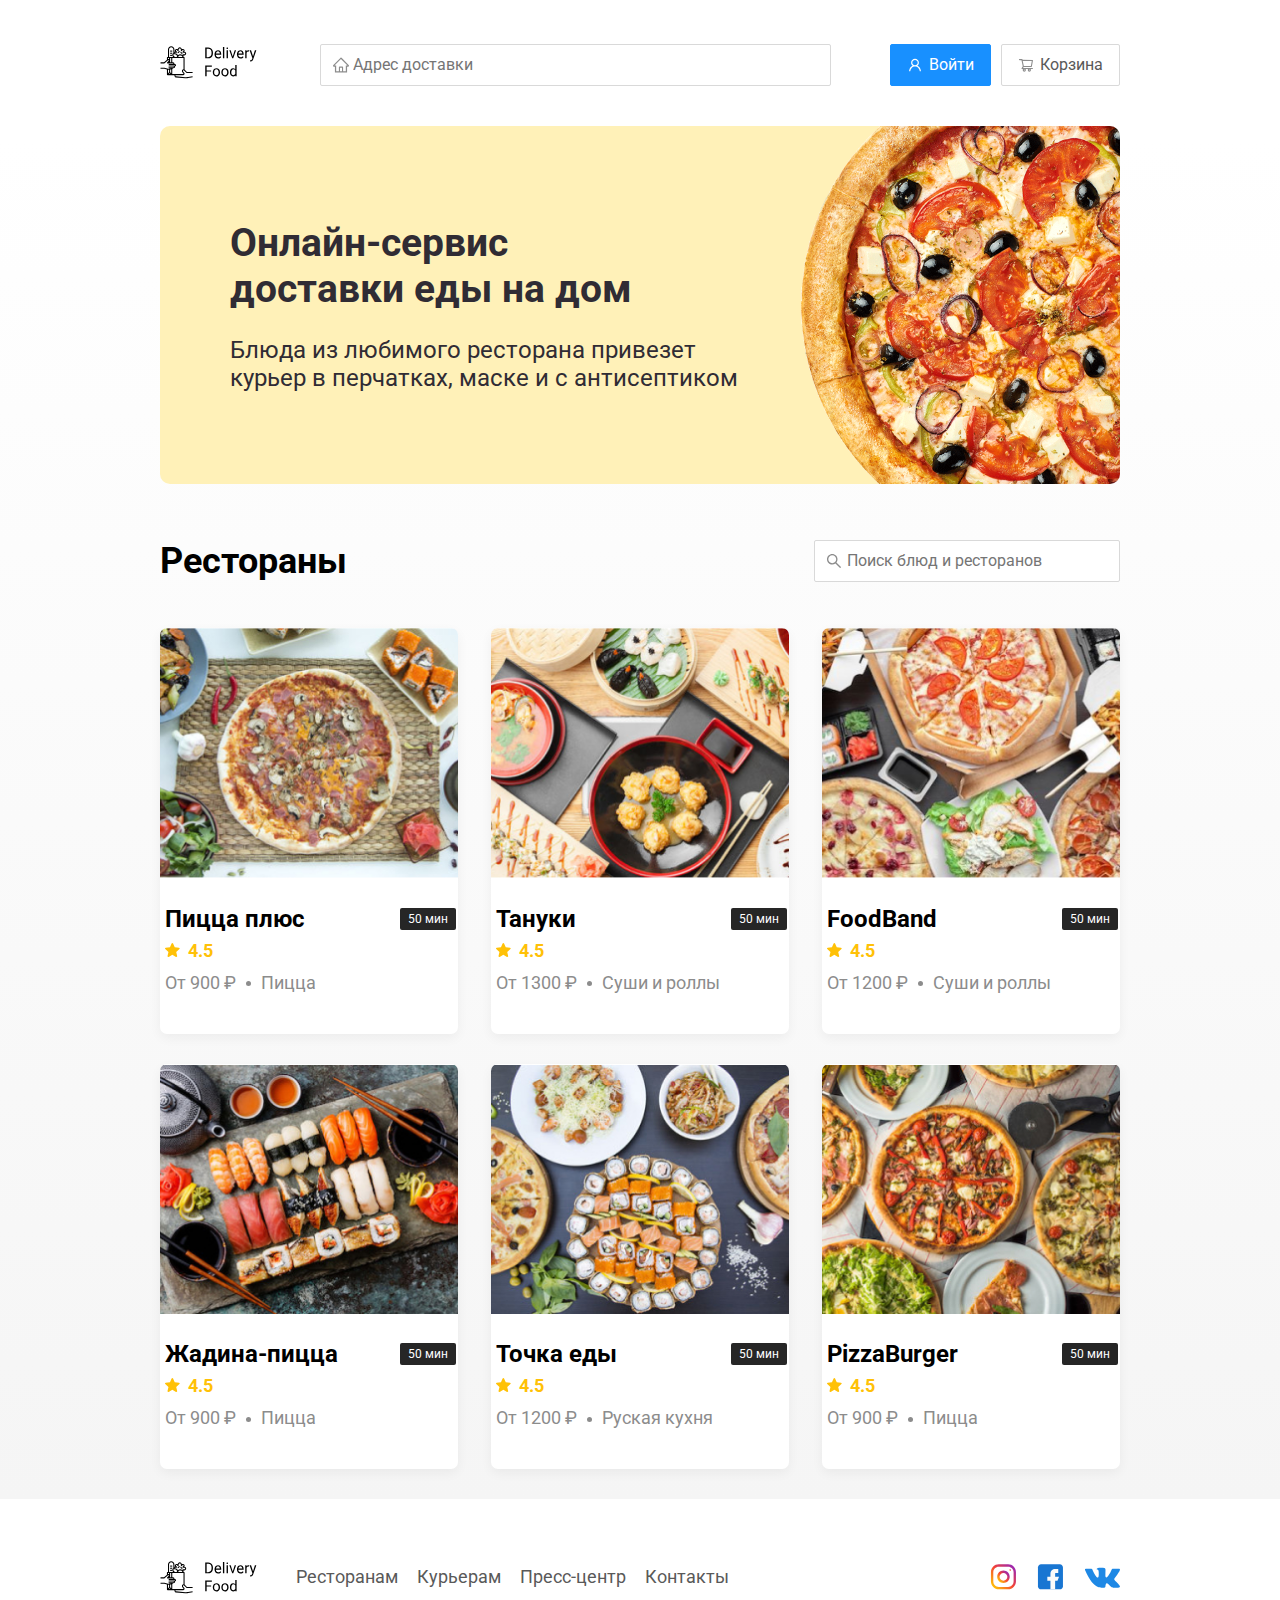
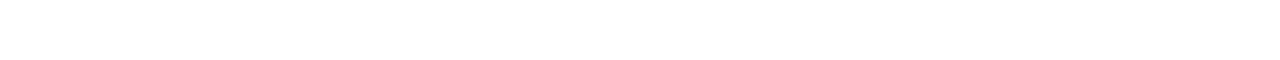
<file: index.html>
<!DOCTYPE html>
<html lang="ru">
<head>
    <meta charset="UTF-8">
    <meta name="viewport" content="width=device-width, initial-scale=1.0">
    <title>Delivery Food- доставка еды на дом</title>
    <link rel="stylesheet" href="css/style.css">
    <link
    rel="stylesheet"
    href="https://cdnjs.cloudflare.com/ajax/libs/animate.css/4.1.1/animate.min.css"
  />
    <link rel="stylesheet" href="css/normalize.css">
    <link href="https://fonts.googleapis.com/css2?family=Roboto:wght@400;500&display=swap" rel="stylesheet">
    
    
</head>

<body>
    <div class="container">
        <header class="header">
           <a href="index.html" class="logo"><img src="img\logo.svg" alt="logo" ></a>
         
            <!-- поисковая строка (поиск+ввод) place- место/holder - держать-->
            <input type="text" class="input input-address"             
            placeholder="Адрес доставки">
            <!-- кнопки -->
            <div class="buttons">
                <!-- кнопка Войти -->
                <button class="button button-primary">
                    <img src="img/user.svg" alt="user" class="button-icon">
                    <span class="button-text">Войти</span>
                </button>
                <!-- кнопка Корзина -->
                <button class="button button-card">
                    <img src="img/shoppihg-cart.svg" alt="shoppihg-cart" class="button-icon">
                <span class=button-text> Корзина</span>   
                </button>
            </div>
        </header>

    </div>  
   <!-- ./container -->  

   <!-- вырезал promo и restaurants и создал класс main что бы сформировать теневой градиент на странице и в него вставил вырезку -->
   <main class="main">
       <div class="container">
        <section class="promo">
            <h1 class="promo-title">Онлайн-сервис <br>доставки еды на дом</h1>
            <p class="promo-text">Блюда из любимого ресторана привезет курьер в перчатках, маске и с антисептиком</p>
        </section>
        <!-- /.promo -->
        
        <section class="restaurants">
           <div class="section-heading">
               <h2 class="section-title">Рестораны</h2>
               <input type="text" class="input input-search" placeholder="Поиск блюд и ресторанов">
           </div>
           <div class="cards">
               <a href="restaurant.html" class="card">
                   <img src="img/image.jpg" alt="image" class="card-image">
                   <div class="card-text">
                       <div class="card-heading">
                           <h3 class="card-title">Пицца плюс</h3>
                           <span class="card-tag tag">50 мин</span>                   
                       </div>
                       <!-- /.card-heading -->
                       <div class="card-info">
                           <div class="rating"> <img src="img/rating.svg" alt="rating" class="rating-star">4.5</div>
                           <div class="price">От 900 ₽</div>
                           <div class="category">Пицца </div>               
                        </div>
                       <!-- /.card-info -->
                   </div>
                   <!-- /.class-text -->
               </a>
               <!-- /.card -->
               
               <a href="restaurant.html" class="card">
                <img src="img/image1.jpg" alt="image" class="card-image">
                <div class="card-text">
                    <div class="card-heading">
                        <h3 class="card-title">Тануки </h3>
                        <span class="card-tag tag">50 мин</span>                   
                    </div>
                    <!-- /.card-heading -->
                    <div class="card-info">
                        <div class="rating"> <img src="img/rating.svg" alt="rating" class="rating-star">4.5</div>
                        <div class="price">От 1300 ₽</div>
                        <div class="category">Суши и роллы </div>               
                     </div>
                    <!-- /.card-info -->
                </div>
                <!-- /.class-text -->
            </a>
            <!-- /.card -->
        
            <a href="restaurant.html" class="card">
                <img src="img/image2.jpg" alt="image" class="card-image">
                <div class="card-text">
                    <div class="card-heading">
                        <h3 class="card-title">FoodBand</h3>
                        <span class="card-tag tag">50 мин</span>                   
                    </div>
                    <!-- /.card-heading -->
                    <div class="card-info">
                        <div class="rating"> <img src="img/rating.svg" alt="rating" class="rating-star">4.5</div>
                        <div class="price">От 1200 ₽</div>
                        <div class="category">Суши и роллы </div>               
                     </div>
                    <!-- /.card-info -->
                </div>
                <!-- /.class-text -->
            </a>
            <!-- /.card -->
        
            <a href="restaurant.html" class="card">
                <img src="img/image3.jpg" alt="image" class="card-image">
                <div class="card-text">
                    <div class="card-heading">
                        <h3 class="card-title">Жадина-пицца</h3>
                        <span class="card-tag tag">50 мин</span>                   
                    </div>
                    <!-- /.card-heading -->
                    <div class="card-info">
                        <div class="rating"> <img src="img/rating.svg" alt="rating" class="rating-star">4.5</div>
                        <div class="price">От 900 ₽</div>
                        <div class="category">Пицца </div>               
                     </div>
                    <!-- /.card-info -->
                </div>
                <!-- /.class-text -->
            </a>
            <!-- /.card -->
        
            <a href="restaurant.html" class="card">
                <img src="img/image4.jpg" alt="image" class="card-image">
                <div class="card-text">
                    <div class="card-heading">
                        <h3 class="card-title">Точка еды</h3>
                        <span class="card-tag tag">50 мин</span>                   
                    </div>
                    <!-- /.card-heading -->
                    <div class="card-info">
                        <div class="rating">         
                             <img src="img/rating.svg" alt="rating" class="rating-star">4.5</div>
                        <div class="price">От 1200 ₽</div>
                        <div class="category">Руская кухня </div>               
                     </div>
                    <!-- /.card-info -->
                </div>
                <!-- /.class-text -->
            </a>
            <!-- /.card -->
        
            <a href="restaurant.html" class="card">
                <img src="img/image5.jpg" alt="image" class="card-image">
                <div class="card-text">
                    <div class="card-heading">
                        <h3 class="card-title">PizzaBurger</h3>
                        <span class="card-tag tag">50 мин</span>                   
                    </div>
                    <!-- /.card-heading -->
                    <div class="card-info">
                        <div class="rating"> <img src="img/rating.svg" alt="rating" class="rating-star">4.5</div>
                        <div class="price">От 900 ₽</div>
                        <div class="category">Пицца </div>               
                     </div>
                    <!-- /.card-info -->
                </div>
                <!-- /.class-text -->
            </a>
            <!-- /.card -->
        
           </div>
           <!-- /.cards -->
        </section>
        <!-- /.restourants -->
       </div>
       <!-- /.container -->
   </main>

   <footer class="footer">
       <div class="container">
           <div class="footer-block">
            <a href="index.html" class="logo footer-logo"><img src="img\logo.svg" alt="logo" ></a>
               <nav class="footer-nav">
                   <a href="#" class="footer-link">Ресторанам </a>
                   <a href="#" class="footer-link">Курьерам</a>
                   <a href="#" class="footer-link">Пресс-центр</a>
                   <a href="#" class="footer-link">Контакты</a>
               </nav>
               <div class="social-links">
                   <a href="#" class="social-link"><img src="img/instagram.svg" alt="instagram"></a>
                   <a href="#" class="social-link"><img src="img/fb.svg" alt="fb"></a>
                   <a href="#" class="social-link"><img src="img/vk.svg" alt="vk"></a>
               </div>
               <!-- /.social-links -->
           </div>
           <!-- /.footer-block -->
       </div>
       <!-- /.container -->
   </footer>

</body>
</html>
</file>
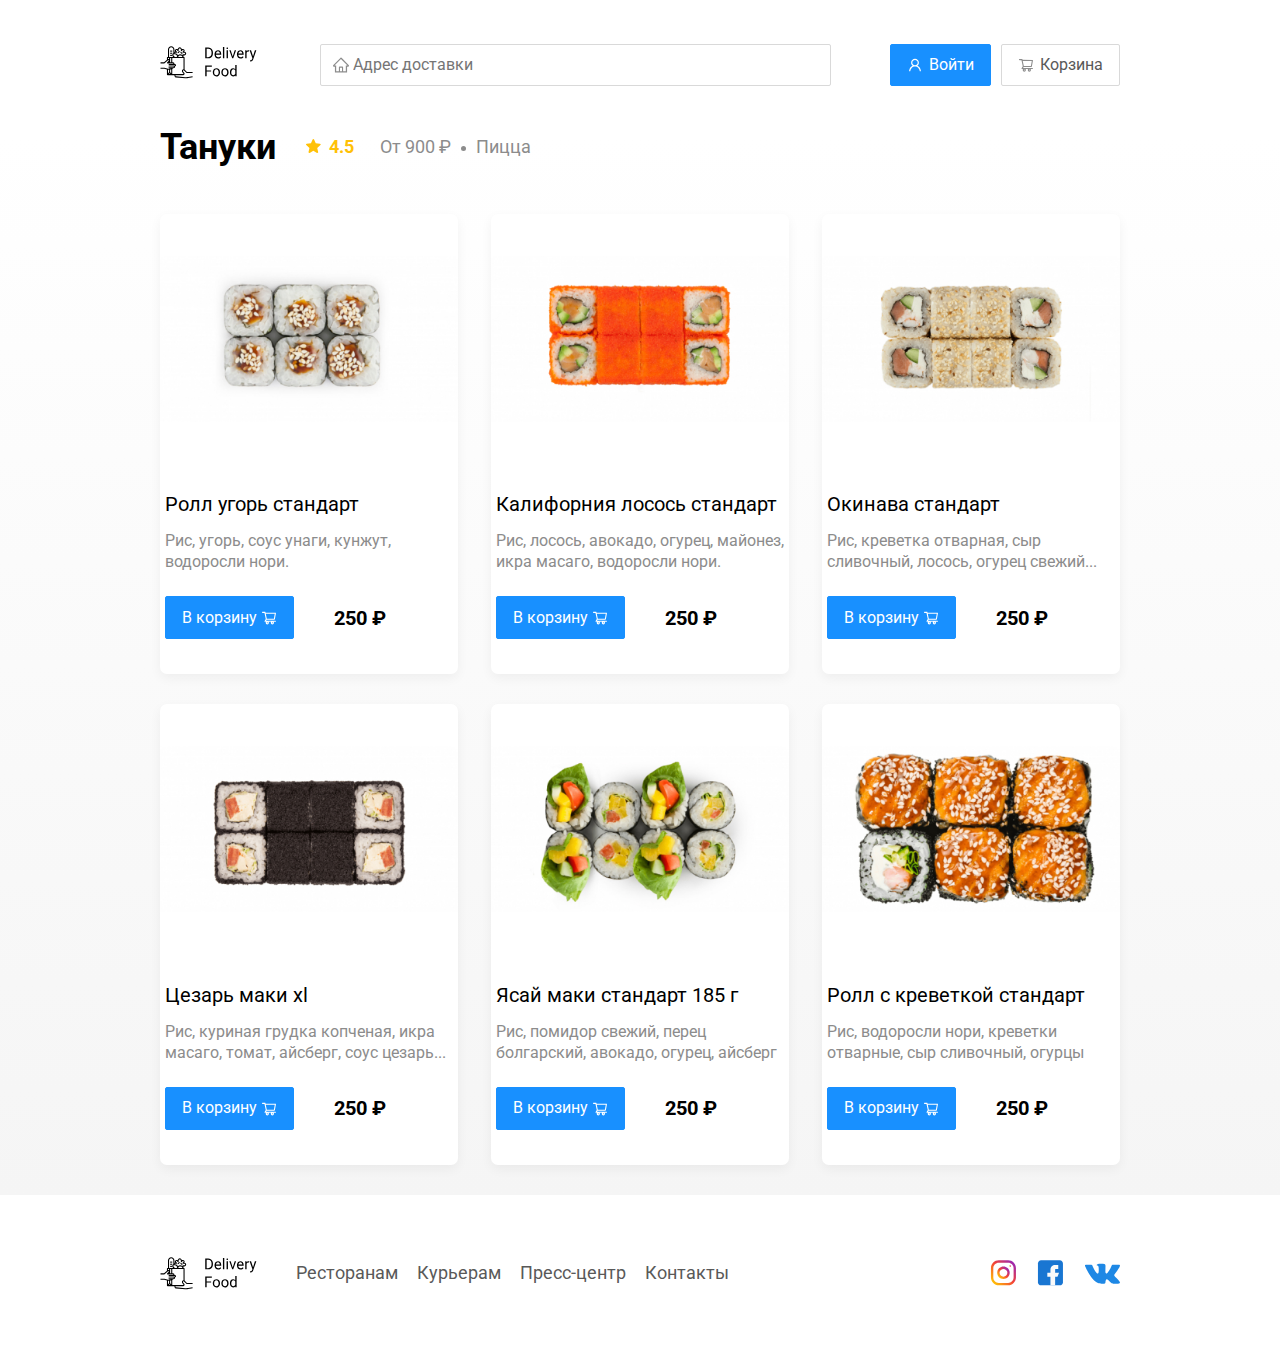
<file: restaurant.html>
<!DOCTYPE html>
<html lang="ru">
<head>
    <meta charset="UTF-8">
    <meta name="viewport" content="width=device-width, initial-scale=1.0">
    <title>Delivery Food- доставка еды на дом</title>
    <link rel="stylesheet" href="css/style.css">
    <link
    rel="stylesheet"
    href="https://cdnjs.cloudflare.com/ajax/libs/animate.css/4.1.1/animate.min.css"
  />
    <link rel="stylesheet" href="css/normalize.css">
    <link href="https://fonts.googleapis.com/css2?family=Roboto:wght@400;500&display=swap" rel="stylesheet">
    
    
</head>

<body>
    <div class="container">
        <header class="header">
            <a href="index.html" class="logo"><img src="img\logo.svg" alt="logo" ></a>
            <!-- посковая строка (поиск+ввод) place- место/holder - держать-->
            <input type="text" class="input input-address"             
            placeholder="Адрес доставки">
            <!-- кнопки -->
            <div class="buttons">
                <!-- кнопка Войти -->
                <button class="button button-primary">
                    <img src="img/user.svg" alt="user" class="button-icon">
                    <span class="button-text">Войти</span>
                </button>
                <!-- кнопка Корзина -->
                <button class="button  button-card" id="cart-button">
                    <img src="img/shoppihg-cart.svg" alt="shoppihg-cart" class="button-icon">
                <span class=button-text> Корзина</span>   
                </button>
            </div>
        </header>

    </div>  
   <!-- ./container -->  

   <!-- вырезал promo и restaurants и создал класс main что бы сформировать теневой градиент на странице и в него вставил вырезку -->
   <main class="main">
       <div class="container">
       
        <section class="restaurants">
           <div class="section-heading">
               <h2 class="section-title">Тануки</h2>
               <div class="restaurant-info">
                <div class="rating"> <img src="img/rating.svg" alt="rating" class="rating-star">4.5</div>
                <div class="price">От 900 ₽</div>
                <div class="category">Пицца </div>               
             </div>
            <!-- /.card-info -->
           </div>
           <div class="cards">
               <div class="card wow animate__animated animate__slideInUp" data-wow-offset="10">
                   <img src="img/image6.jpg" alt="image" class="card-image card-image-restaurant">
                   <div class="card-text">
                    <div class="card-heading">
                        <h3 class="card-title card-title-reg">Ролл угорь стандарт</h3>
                       
                    </div>
                    <!-- /.card-heading -->
                    <div class="card-info">
                      <div class="ingredients ingredients-card-first">Рис, угорь, соус унаги, кунжут, водоросли нори.
                      </div> 
                     </div>
                    <!-- /.card-info -->
                    <div class="card-buttons">
                        <button class="button button-primary">
                        <span class="button-card-text">В корзину</span>
                        <img src="img/shopping-cart-white.svg" alt="shoppihg-cart" class="button-card-image">
                        </button>
                 <strong class="card-price-bold">250 ₽</strong>
                    </div>
                </div>
                <!-- /.card-text -->
               </div>
               <!-- /.card -->
               
               <div class="card wow animate__animated animate__slideInUp" data-wow-delay="0.4s">
                <img src="img/image7.jpg" alt="image" class="card-image card-image-restaurant">
                <div class="card-text">
                    <div class="card-heading">
                        <h3 class="card-title card-title-reg">Калифорния лосось стандарт</h3>
                       
                    </div>
                    <!-- /.card-heading -->
                    <div class="card-info">
                      <div class="ingredients">Рис, лосось, авокадо, огурец, майонез, икра масаго, водоросли нори.
                      </div> 
                     </div>
                    <!-- /.card-info -->
                    <div class="card-buttons">
                        <button class="button button-primary">
                        <span class="button-card-text">В корзину</span>
                        <img src="img/shopping-cart-white.svg" alt="shoppihg-cart" class="button-card-image">
                        </button>
                 <strong class="card-price-bold">250 ₽</strong>
                    </div>
                </div>
                <!-- /.card-text -->
            </div>
            <!-- /.card -->
        
            <div class="card wow animate__animated animate__slideInUp" data-wow-delay="0.6s">
                <img src="img/image8.jpg" alt="image" class="card-image card-image-restaurant">
                <div class="card-text">
                    <div class="card-heading">
                        <h3 class="card-title card-title-reg">Окинава стандарт</h3>
                       
                    </div>
                    <!-- /.card-heading -->
                    <div class="card-info">
                      <div class="ingredients"> Рис, креветка отварная, сыр сливочный, лосось, огурец свежий...
                      </div> 
                     </div>
                    <!-- /.card-info -->
                    <div class="card-buttons">
                        <button class="button button-primary">
                        <span class="button-card-text">В корзину</span>
                        <img src="img/shopping-cart-white.svg" alt="shoppihg-cart" class="button-card-image">
                        </button>
                 <strong class="card-price-bold">250 ₽</strong>
                    </div>
                </div>
                <!-- /.card-text -->
            </div>
            <!-- /.card -->
        
            <div class="card wow animate__animated animate__slideInUp" data-wow-delay="0.2s">
                <img src="img/image9.jpg" alt="image" class="card-image card-image-restaurant">
                <div class="card-text">
                    <div class="card-heading">
                        <h3 class="card-title card-title-reg">Цезарь маки хl</h3>
                       
                    </div>
                    <!-- /.card-heading -->
                    <div class="card-info">
                      <div class="ingredients">Рис, куриная грудка копченая, икра масаго, томат, айсберг, соус цезарь...
                      </div> 
                     </div>
                    <!-- /.card-info -->
                    <div class="card-buttons">
                        <button class="button button-primary">
                        <span class="button-card-text">В корзину</span>
                        <img src="img/shopping-cart-white.svg" alt="shoppihg-cart" class="button-card-image">
                        </button>
                 <strong class="card-price-bold">250 ₽</strong>
                    </div>
                </div>
                <!-- /.card-text -->
            </div>
            <!-- /.card -->
        
            <div class="card wow animate__animated animate__slideInUp" data-wow-delay="0.4s">
                <img src="img/image10.jpg" alt="image" class="card-image card-image-restaurant">
                <div class="card-text">
                    <div class="card-heading">
                        <h3 class="card-title card-title-reg">Ясай маки стандарт 185 г</h3>
                       
                    </div>
                    <!-- /.card-heading -->
                    <div class="card-info">
                      <div class="ingredients">Рис, помидор свежий, перец болгарский, авокадо, огурец, айсберг
                      </div> 
                     </div>
                    <!-- /.card-info -->
                    <div class="card-buttons">
                        <button class="button button-primary">
                        <span class="button-card-text">В корзину</span>
                        <img src="img/shopping-cart-white.svg" alt="shoppihg-cart" class="button-card-image">
                        </button>
                 <strong class="card-price-bold">250 ₽</strong>
                    </div>
                </div>
                <!-- /.card-text -->
            </div>
            <!-- /.card -->
        
            <div class="card wow animate__animated animate__slideInUp" data-wow-delay="0.6s">
                <img src="img/image11.jpg" alt="image" class="card-image card-image-restaurant">
                <div class="card-text">
                    <div class="card-heading">
                        <h3 class="card-title card-title-reg">Ролл с креветкой стандарт</h3>
                       
                    </div>
                    <!-- /.card-heading -->
                    <div class="card-info">
                      <div class="ingredients">Рис, водоросли нори, креветки отварные, сыр сливочный, огурцы
                      </div> 
                     </div>
                    <!-- /.card-info -->
                     <div class="card-buttons">
                        <button class="button button-primary">
                        <span class="button-card-text">В корзину</span>
                        <img src="img/shopping-cart-white.svg" alt="shoppihg-cart" class="button-card-image">
                        </button>
                 <strong class="card-price-bold">250 ₽</strong>
                    </div>
                </div>
                <!-- /.card-text -->
            </div>
            <!-- /.card -->
        
           </div>
           <!-- /.cards -->
        </section>
        <!-- /.restourants -->
       </div>
       <!-- /.container -->
   </main>

   <footer class="footer">
       <div class="container">
           <div class="footer-block">
            <a href="index.html" class="logo footer-logo"><img src="img\logo.svg" alt="logo" ></a>
               <nav class="footer-nav">
                   <a href="#" class="footer-link">Ресторанам </a>
                   <a href="#" class="footer-link">Курьерам</a>
                   <a href="#" class="footer-link">Пресс-центр</a>
                   <a href="#" class="footer-link">Контакты</a>
               </nav>
               <div class="social-links">
                   <a href="#" class="social-link"><img src="img/instagram.svg" alt="instagram"></a>
                   <a href="#" class="social-link"><img src="img/fb.svg" alt="fb"></a>
                   <a href="#" class="social-link"><img src="img/vk.svg" alt="vk"></a>
               </div>
               <!-- /.social-links -->
           </div>
           <!-- /.footer-block -->
       </div>
       <!-- /.container -->
   </footer>

   <!-- Модальное окно -->
   <div class="modal">
       <class class="modal-dialog">
<div class="modal-header">
    <h3 class="modal-title">Корзина</h3>
    <button class="close">&times;</button>
</div>
<!-- /.modal-header -->
<div class="modal-bady">
    <div class="food-row">
        <span class="food-name">Ролл угорь стандарт</span>
        <strong class="food-price">250 ₽</strong>
        <div class="food-counter">
            <button class="counter-button">-</button>
        <span class="counter">1</span>
        <button class="counter-button">+</button>
        </div>        
    </div>
    <!-- /.food-row -->
    <div class="food-row">
        <span class="food-name">Ролл угорь стандарт</span>
        <strong class="food-price">250 ₽</strong>
        <div class="food-counter">
            <button class="counter-button">-</button>
        <span class="counter">1</span>
        <button class="counter-button">+</button>
        </div>        
    </div>
    <!-- /.food-row -->
    <div class="food-row">
        <span class="food-name">Ролл угорь стандарт</span>
        <strong class="food-price">250 ₽</strong>
        <div class="food-counter">
            <button class="counter-button">-</button>
        <span class="counter">1</span>
        <button class="counter-button">+</button>
        </div>        
    </div>
    <!-- /.food-row -->
    <div class="food-row">
        <span class="food-name">Ролл угорь стандарт</span>
        <strong class="food-price">250 ₽</strong>
        <div class="food-counter">
            <button class="counter-button">-</button>
        <span class="counter">1</span>
        <button class="counter-button">+</button>
        </div>        
    </div>
    <!-- /.food-row -->
    <div class="food-row">
        <span class="food-name">Ролл угорь стандарт</span>
        <strong class="food-price">250 ₽</strong>
        <div class="food-counter">
            <button class="counter-button">-</button>
        <span class="counter">1</span>
        <button class="counter-button">+</button>
        </div>        
    </div>
    <!-- /.food-row -->
</div>
<!-- /.modal-bady -->
<div class="modal-footer">
    <span class="modal-pricetag">1250 ₽</span>
    <div class="footer-buttons">
        <button class="button button-primary">Оформить заказ</button>
        <button class="button">Отмена</button>
    </div>
</div>
<!-- /.modal-footer -->
       </div>
       <!-- /.modal-dialog -->
   </div>
   <script src="js/wow.min.js"></script>
<script src="js/main.js"></script>
</body>
</html>
</file>
<file: css/style.css>
/* означает, что данное правило распространяется на все атрибуты сайта */
* {
  box-sizing: border-box;
}

a,
input,
button {
  cursor: pointer;
  transition: all, .5s;
}

/* В данном случае точку не ставить!!!!!!!! 
это не КЛАС!!!!!!*/
body {
  font-family: 'Roboto', sans-serif;
  margin-top: 44px;
}

.container {
  max-width: 1200px;
  margin: auto;
}

.header {
  /* строит контент в линию */
  display: flex;
  /* выравнивает элементы по центру контейнера */
  align-items: center;
  /* разбрасывает контент по ширине контейнера */
  justify-content: space-between;
  margin-top: 44px;
  margin-bottom: 40px;
}

.input {
  background: #FFFFFF;
  /* граница */
  border: 1px solid #D9D9D9;
  border-radius: 2px;
  /* Размер шрифта и высота строки */
  font-size: 16px;
  line-height: 24px;
  padding: 8px;
  /* не дает повторяться картинке */
  background-repeat: no-repeat;
  background-position: left 11px center;
  /* внутренний отступ текста строки ввода слева */
  padding-left: 32px;
}

/* поисковая строка */
.input-address {
  /* Ширина поисковой строки 80% ширины контейнера, для адаптива*/
  flex: 0.8;
  /* картинка домика */
  background-image: url(../img/home.svg);
}

.input-search {
  background-image: url(../img/search.svg);
  width: 306px;
  /* отодвигает кнопку влево */
  margin-left: auto;

}

.buttons {
  /* строит кнопки по линии и выравнивает по центру */
  display: flex;
  align-items: center;
}

.button {
  display: flex;
  align-items: center;
  padding: 8px 16px;
  background: #FFFFFF;
  border: 1px solid #D9D9D9;
  box-shadow: 0px 0px 2px rgba(0, 0, 0, 0.0015);
  border-radius: 2px;
  color: #595959;
  font-size: 16px;
  line-height: 24px;
}

/* кнопка Войти */
.button-primary {
  background: #1890FF;
  border: 1px solid #1890FF;
  color: white;
  margin-right: 10px;
}

.button-primary:hover {
  opacity: .5;
}

.button-card:hover {
  box-shadow: inset 0px 0px 2px rgba(0, 0, 0, .8);
}

.button-card-text {
  margin-right: 4px;
}

/* иконки кнопок, отступ картинки справа */
.button-icon {
  margin-right: 6px;
}

.promo {
  max-width: 1200px;
  background: #FFF1B8 url(../img/promo-img.jpeg) no-repeat top -100px right -247px / 924px;
  border-radius: 10px;
  box-shadow: (0px 7px 12px rgba(158, 158, 163, 0.1));
  color: #302C34;
  padding: 68px 70px;
  margin-bottom: 56px;

}

.promo-title {
  font-style: normal;
  font-weight: bold;
  font-size: 39px;
  line-height: 46px;
  margin-bottom: 15px;
}

.promo-text {
  font-style: normal;
  font-weight: normal;
  font-size: 24px;
  line-height: 28px;
  max-width: 538px;
}

/* теневой градиент на странице */
.main {
  background: linear-gradient(180deg, rgba(245, 245, 245, 0) 1.04%, #F5F5F5 100%);
}

.section-heading {
  display: flex;
  align-items: center;
  margin-bottom: 46px;
}

.section-title {
  font-style: normal;
  font-weight: bold;
  font-size: 36px;
  line-height: 42px;
  color: #000000;
  margin: 0;
  margin-right: 30px;
}

.cards {
  display: flex;
  align-items: flex-start;
  /* если карточки не помещаются, то переносятся на др. строку */
  flex-wrap: wrap;
  justify-content: space-between;
}

.card {
  background: #FFFFFF;
  box-shadow: 0px 4px 12px rgba(0, 0, 0, 0.05);
  border-radius: 7px;
  /* делает видимым закругление картинки (скрывает то, что за прелами картинки */
  overflow: hidden;
  margin-bottom: 30px;
  /* карточки занимают 30 % ширины контейнера, для адаптива */
  flex-basis: 31%;
  text-decoration: none;
}

.card-image {
  /* не задавать ширину картинки, что бы она не вываливалась за пределы карточки */
  width: 100%;
  height: 250px;
  /* Содержимое элемента обрезается, выравниваясь по центру с сохранением пропорций таким образом, чтобы полностью заполнить область контейнера. */
  object-fit: cover;
}

/* Содержимое элемента масштабируется, выравниваясь по центру с сохранением пропорций таким образом, чтобы полностью поместиться внутри контейнера. */
.card-image-restaurant {
  object-fit: contain;

}

.card-text {
  padding-top: 20px;
  padding-bottom: 35px;
  padding-left: 20px;
  padding-right: 20px;
}

.card-heading {
  display: flex;
  align-items: center;
  justify-content: space-between;
}

.card-title {
  font-style: normal;
  font-weight: bold;
  font-size: 24px;
  line-height: 32px;
  color: #000000;
  margin: 0;
}

.card-title-reg {
  font-size: 22px;
  font-weight: normal;
  margin-bottom: 10px;
}

.card-tag {
  background: #262626;
  border-radius: 2px;
  font-style: normal;
  font-weight: normal;
  font-size: 12px;
  line-height: 20px;
  display: flex;
  align-items: center;
  color: #FFFFFF;
  padding: 1px 8px;
}

.card-info {
  display: flex;
  align-items: center;
  flex-wrap: wrap;
}

.restaurant-info {
  display: flex;
  align-items: center;
  flex-wrap: wrap;
}

.card-buttons {
  display: flex;
  align-items: center;
  margin-top: 24px;
}

.card-price-bold {
  font-weight: bold;
  font-size: 20px;
  line-height: 32px;
  margin-left: 30px;
}

.rating {
  margin-right: 26px;
  font-style: normal;
  font-weight: bold;
  font-size: 18px;
  line-height: 32px;
  color: #FFC107;
}

.rating-star {
  margin-right: 8px;
}

.price,
.category {
  color: #8C8C8C;
  font-style: normal;
  font-weight: normal;
  font-size: 18px;
  line-height: 32px;
}

.price {
  margin-right: 10px;
}

.category {
  text-overflow: ellipsis;
  /* Добавляем многоточие */
  overflow: hidden;
  /*Обрезаем все, что не помещается в область*/
  white-space: nowrap;
  /*запрещает перенос строк*/
  max-width: 150px;
}

.ingredients {
  font-style: normal;
  font-weight: normal;
  font-size: 18px;
  line-height: 21px;
  color: #8C8C8C;

  /*устанавливается 2 строки, все остальное обрезается и ставится многоточие*/

  /* overflow: hidden;
  text-overflow: ellipsis;
  display: -webkit-box;
  -webkit-box-orient: vertical;
  -webkit-line-clamp: 2; */

  /*устанавливается 2 строки и высота строк, все остальное обрезается и ставится полоса прокрутки*/
  /* overflow-y: auto;
  line-clamp: 2;
  height: 45px;
   */
}

/* псевдоэлемент для  price рисует точку*/
.price::after {
  content: "";
  width: 5px;
  height: 5px;
  background-color: #8C8C8C;
  display: inline-block;
  vertical-align: middle;
  border-radius: 50%;
  margin-left: 10px;
}

.footer {
  padding: 60px 0;
}

.footer-block {
  display: flex;
  align-items: center;
  justify-content: space-between;
}

.footer-nav {
  margin-right: auto;
  margin-left: 35px;
}

.footer-link {
  display: inline-block;
  font-style: normal;
  font-weight: normal;
  font-size: 18px;
  line-height: 21px;
  text-decoration: none;
  color: #595959;
  padding-bottom: 5px;
  border-bottom: 1px solid transparent;
}

.footer-link:hover{
border-bottom: 1px solid;
}

/* отступ для всех ссылок кроме последней */
.footer-link:not(:last-child) {
  margin-right: 15px;
  font-style: normal;
  font-weight: normal;

}

.social-links {
  display: flex;
  align-items: center;
}

.social-link:hover {
  opacity: .5;
}

.social-link:not(:last-child) {
  margin-right: 21px;
}

.modal {
  position: fixed;
  left: 0;
  top: 0;
  width: 100%;
  height: 100%;
  background: rgba(0, 0, 0, 0.4);
  /* модальное окно скрыто по умолчанию */
  display: none;
}

/* класс для открытия модального окна */
.is-open {
  display: flex;
}

.modal-dialog {
  max-width: 780px;
  width: 95%;
  left: 327.89px;
  top: 364.2px;
  background: #FFFFFF;
  border-radius: 5px;
  margin: auto;
  padding: 40px 45px;
}

.modal-header {
  display: flex;
  align-items: center;
  justify-content: space-between;
  margin-bottom: 45px;
}

.modal-bady {
  margin-bottom: 52px;
}

.modal-title {
  margin: 0;
  font-style: normal;
  font-weight: bold;
  font-size: 36px;
  line-height: 42px;
  color: #000000;
}

.close {
  font-size: 36px;
  border: none;
  background-color: transparent;
}

.food-row {
  display: flex;
  align-items: flex-start;
  justify-content: space-between;
  padding-bottom: 8px;
  border-bottom: 1px solid #D9D9D9;
  margin-bottom: 10px;
}

.food-name {
  font-size: 18px;
  line-height: 32px;
}

.food-price {
  margin-left: auto;
  margin-right: 47px;
  font-weight: bold;
  font-size: 20px;
  line-height: 32px;
}

.food-counter {
  display: flex;
  align-items: center;
}

.counter {
  font-size: 16px;
  line-height: 24px;
  margin-left: 10px;
  margin-right: 10px;
}

.counter-button {
  display: flex;
  align-items: center;
  justify-content: center;
  width: 39px;
  height: 32px;
  background: #FFFFFF;
  border: 1px solid #40A9FF;
  box-sizing: border-box;
  border-radius: 2px;
  font-size: 14px;
  line-height: 22px;
  color: #40A9FF;
}

.modal-footer {
  display: flex;
  align-items: center;
  justify-content: space-between;
}

.footer-buttons {
  display: flex;
  align-items: center;
}

.modal-pricetag {
  wfont-size: 20px;
  line-height: 23px;
  color: #FAFAFA;
  padding: 15px 20px;
  background: #262626;
  border-radius: 5px;
}

/* адаптив */
@media(max-width: 1366px) {
  .container {
    max-width: 960px;
  }

  .promo {
    background-position: center right -300px;
    background-size: 750px;
  }

  /* рейтинг занимает 100% длины строки только на главной странице в карточках*/
  .card .rating {
    flex-basis: 100%;
  }

  .card-text {
    padding-left: 5px;
    padding-right: 2px;
  }

  .card-title-reg {
    font-size: 20px;
  }

  .ingredients {
    font-size: 16px;
  }

  @media(max-width: 992px) {
    .container {
      max-width: 750px;
    }

    .promo {
      padding: 50px;
      background-size: 500px;
      background-position: center right -200px;
    }

    .promo-text {
      max-width: 400px;
    }

    .card {
      flex-basis: 49%;
    }

    .card-text {
      padding-left: 10px;
      padding-right: 10px;
      font-size: 22px;
    }

    .ingredients {
      font-size: 17px;
    }

    .footer-link {
      font-size: 16px;
    }
  }

  @media(max-width: 768px) {
    .container {
      max-width: 560px;
    }

    .card-info {
      flex-wrap: wrap;
    }

    .card .rating {
      flex-basis: 100%;
    }

    .card-title {
      font-size: 18px;
    }

    .ingredients {
      font-size: 16px;
    }

    .ingredients-card-first {
      max-width: 200px;
    }

    .promo {
      padding: 30px;
      background-size: 420px;
      background-position: bottom 50px right -200px
    }

    .promo-title {
      font-size: 28px;
      line-height: 1.4;
    }

    .promo-text {
      font-size: 24px;
      margin-top: 0;
    }
  }

  @media(max-width:578px) {
    .container {
      width: 90%;
    }

    .header {
      flex-wrap: wrap;
    }

    .input-address {
      order: 5;
      margin-top: 15px;
      flex: 1;
    }

    .promo {
      background-image: none;
    }

    .promo-title {
      margin-bottom: 10px;
    }

    .card {
      flex-basis: 100%;
    }

    .card-image {
      width: 100%;
    }

    .ingredients-card-first {
      max-width: 100%;
    }

    .footer {
      padding: 30px 0;
    }

    .footer-block {
      align-items: flex-start;
    }

    .footer-nav {
      margin-left: 0;
      margin-right: 0;
      order: 0;
      display: flex;
      flex-direction: column;
    }

    .footer-logo {
      order: 1;
    }

    .social-links {
      order: 2;
    }
  }

  @media(max-width:480px) {
    .promo {
      padding: 20px;
    }

    .section-heading {
      flex-wrap: wrap;
    }

    /* убираем текст с кнопок */
    .button-text {
      display: none;
    }

    .button {
      min-height: 40;
    }

    .button-icon {
      margin: 0;
    }

    .footer-block {
      flex-wrap: wrap;
      flex-direction: column;
      align-items: center;
    }

    .footer-logo {
      order: 0;
      margin-bottom: 20px;
    }

    .footer-nav {
      margin-bottom: 20px;
      text-align: center;
    }

    .footer-link:not(:last-child) {
      margin-right: 0;
    }
  }
</file>
